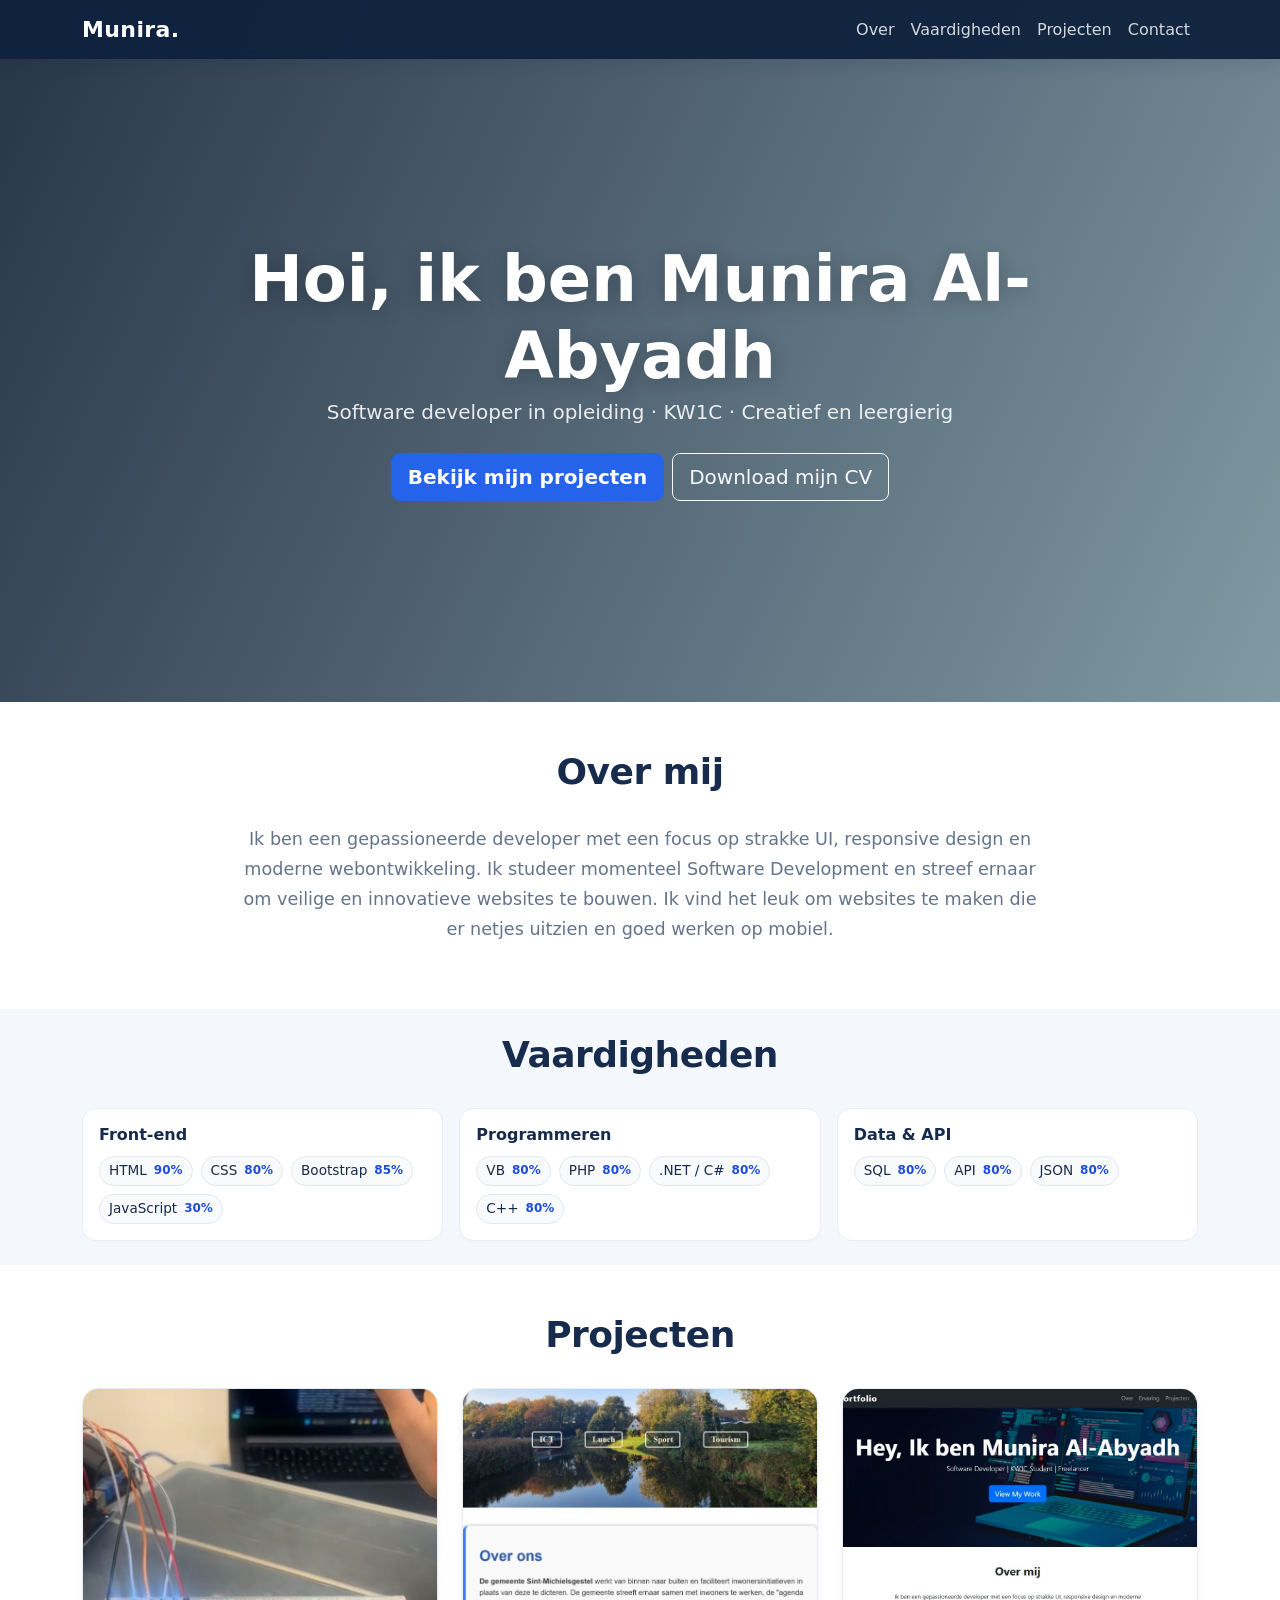
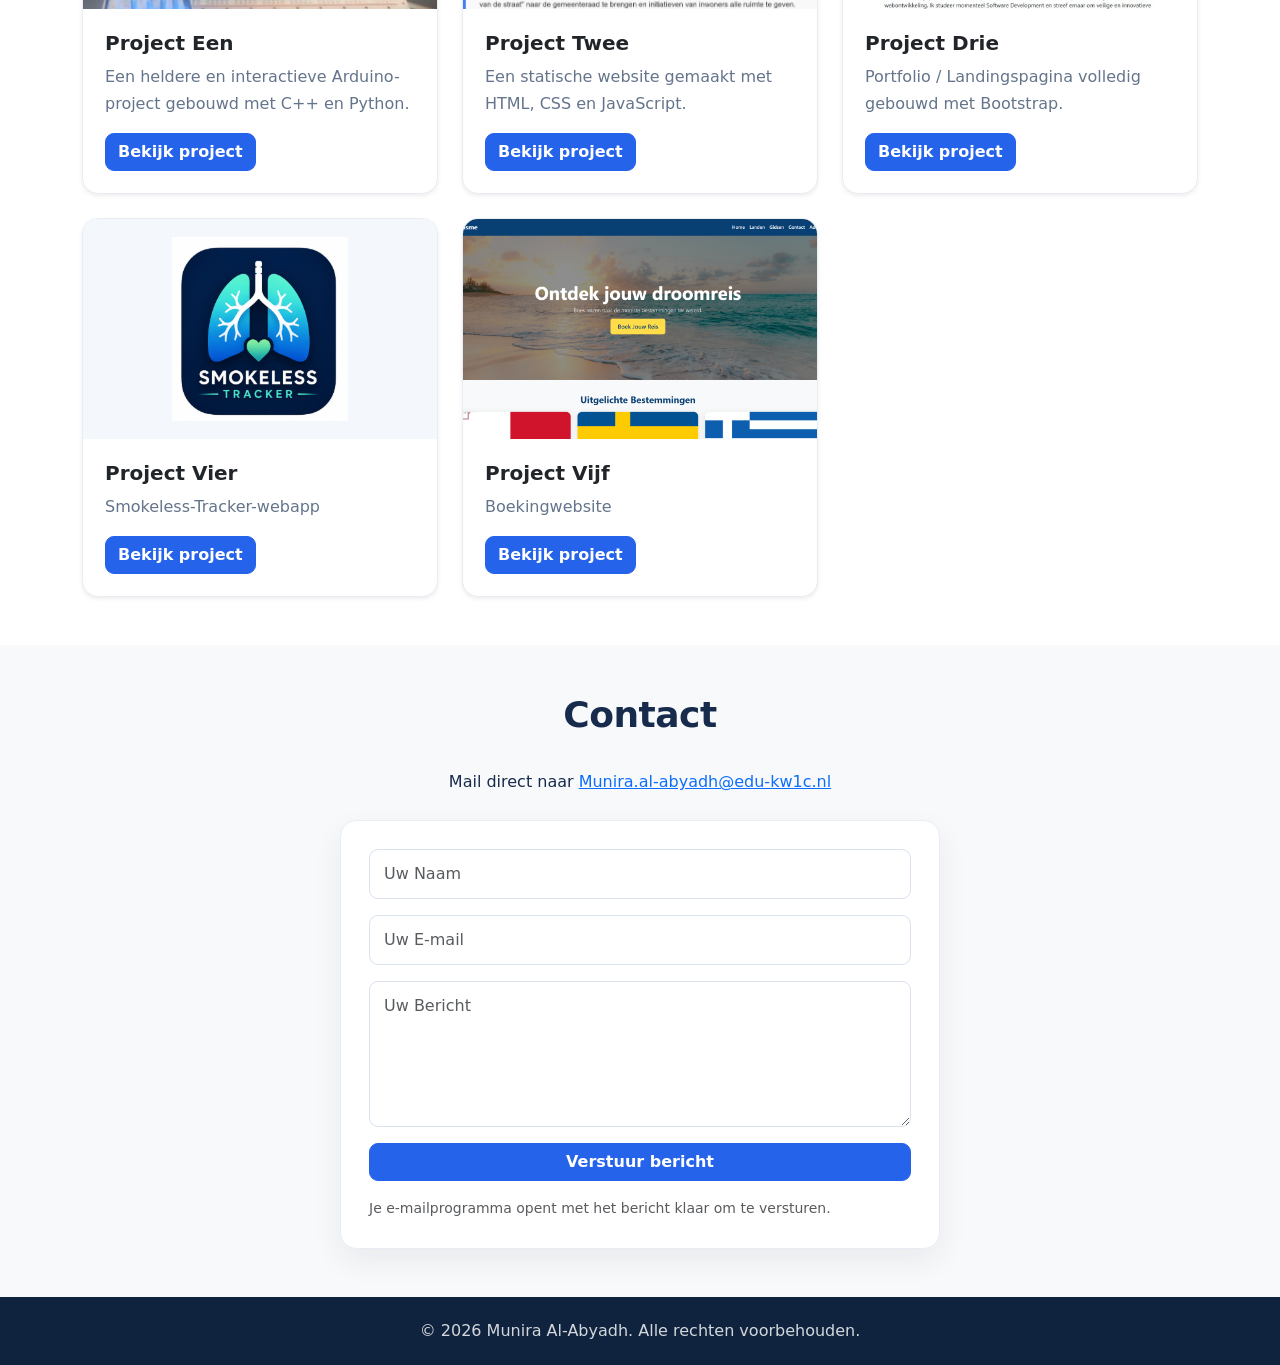
<file: index.html>
<!DOCTYPE html>
<html lang="nl">
<head>
    <meta charset="UTF-8">
    <meta name="viewport" content="width=device-width, initial-scale=1.0">
    <title>Munira Al-Abyadh | Portfolio</title>
    
    <!-- Bootstrap CSS-->
    <link href="https://cdn.jsdelivr.net/npm/bootstrap@5.3.8/dist/css/bootstrap.min.css" rel="stylesheet">
    
    <style>
        :root {
            --ink: #172b4d;
            --muted: #64748b;
            --blue: #2563eb;
            --teal: #14b8a6;
            --soft-bg: #f4f7fb;
        }
        html {
            scroll-behavior: smooth;
            scroll-padding-top: 76px;
        }
        body {
            color: var(--ink);
            background: #fff;
            font-family: system-ui, -apple-system, "Segoe UI", sans-serif;
            line-height: 1.7;
        }
        header {
            min-height: clamp(520px, 78vh, 760px);
            padding: 100px 1.25rem 60px;
            color: #fff;
            background:
                linear-gradient(115deg, rgba(10, 25, 48, .88), rgba(11, 60, 78, .52)),
                url('https://t3.ftcdn.net/jpg/04/57/93/78/360_F_457937822_6guyVRMr4cCdCr36zPg7Er7WRaf0FbSn.jpg') center/cover no-repeat;
        }
        header h1 {
            max-width: 900px;
            margin: 0 auto;
            text-shadow: 0 3px 20px rgba(0, 0, 0, .22);
        }
        header .lead {
            color: rgba(255, 255, 255, .88);
        }
        .hero-actions .btn {
            min-width: 190px;
        }
        .navbar {
            background: rgba(15, 35, 62, .96) !important;
            box-shadow: 0 4px 18px rgba(15, 35, 62, .15);
            backdrop-filter: blur(12px);
        }
        .my-brand {
            font-weight: bold;
            letter-spacing: .4px;
            font-size: 22px;
            color: #fff;
            text-decoration: none;
        }
        .navbar .nav-link {
            color: rgba(255, 255, 255, .82);
            font-weight: 500;
            transition: color .2s ease;
        }
        .navbar .nav-link:hover,
        .navbar .nav-link:focus {
            color: #5eead4;
        }
        .section-title {
            font-weight: bold;
            font-size: clamp(28px, 4vw, 36px);
            margin-bottom: 32px;
            text-align: center;
            letter-spacing: -.5px;
        }
        #about p {
            max-width: 760px;
            color: var(--muted);
            font-size: 1.1rem;
        }
        #skills {
            background: var(--soft-bg) !important;
        }
        .skill-group {
            height: 100%;
            padding: 16px;
            border: 1px solid #e8edf4;
            border-radius: 14px;
            background: #fff;
        }
        .skill-group h3 {
            margin-bottom: 12px;
            font-size: 1rem;
            font-weight: 700;
        }
        .skill-tags {
            display: flex;
            flex-wrap: wrap;
            gap: 8px;
        }
        .skill-tag {
            display: inline-flex;
            align-items: center;
            gap: 7px;
            padding: 5px 9px;
            border: 1px solid #e2e8f0;
            border-radius: 999px;
            background: #f8fafc;
            font-size: .85rem;
            line-height: 1.3;
        }
        .skill-tag strong {
            color: #1d4ed8;
            font-size: .75rem;
        }
        .project-card {
            height: 100%;
            overflow: hidden;
            border: 1px solid #e8edf4;
            border-radius: 16px;
            transition: transform .22s ease, box-shadow .22s ease;
        }
        .project-card:hover {
            transform: translateY(-6px);
            box-shadow: 0 16px 32px rgba(23, 43, 77, .12) !important;
        }
        .project-image {
            width: 100%;
            height: 220px;
            object-fit: cover;
            background: var(--soft-bg);
        }
        .project-logo {
            object-fit: contain;
            padding: 18px;
        }
        .project-card .card-body {
            display: flex;
            flex-direction: column;
            align-items: flex-start;
            padding: 22px;
        }
        .project-card .card-title {
            font-weight: 700;
        }
        .project-card .card-text {
            color: var(--muted);
        }
        .btn-primary {
            border-color: var(--blue);
            border-radius: 9px;
            background: var(--blue);
            font-weight: 600;
        }
        .btn-primary:hover,
        .btn-primary:focus {
            border-color: #1d4ed8;
            background: #1d4ed8;
        }
        .contact-form {
            padding: 28px;
            border: 1px solid #e8edf4;
            border-radius: 16px;
            background: #fff;
            box-shadow: 0 12px 30px rgba(23, 43, 77, .07);
        }
        .contact-form .form-control {
            padding: 12px 14px;
            border-color: #dbe3ee;
            border-radius: 9px;
        }
        .contact-form .form-control:focus {
            border-color: var(--blue);
            box-shadow: 0 0 0 .2rem rgba(37, 99, 235, .14);
        }
        footer {
            background: #0f233e;
            color: rgba(255, 255, 255, .82);
            padding: 20px 0;
        }
        footer p {
            margin: 0;
        }
        @media (prefers-reduced-motion: reduce) {
            html {
                scroll-behavior: auto;
            }
            *,
            *::before,
            *::after {
                transition-duration: .01ms !important;
            }
        }
    </style>
</head>

<body>

<!-- Navbar -->
<!-- navbar-expand-lg: uitklappen op grote schermen en inklappen tot een hamburger-menu op kleinere schermen -->
<nav class="navbar navbar-expand-lg navbar-dark bg-dark fixed-top">
    <div class="container"> <!-- Layout-container: blijft binnen de container -->
        <a class="my-brand" href="#top">Munira.</a>
        <button class="navbar-toggler" type="button" data-bs-toggle="collapse" data-bs-target="#navMenu" aria-controls="navMenu" aria-expanded="false" aria-label="Navigatie openen of sluiten"> <!--Hamburger button en zorg dat het blijft in de navbar-->
            <span class="navbar-toggler-icon"></span>
        </button>
        
        <div class="collapse navbar-collapse" id="navMenu"> <!-- nodig voor een responsief menu; ms-auto duwt het menu naar rechts -->
            <ul class="navbar-nav ms-auto">
                 <!--needed for menu links-->
                <li class="nav-item"><a class="nav-link" href="#about">Over</a></li>
                <li class="nav-item"><a class="nav-link" href="#skills">Vaardigheden</a></li>
                <li class="nav-item"><a class="nav-link" href="#projects">Projecten</a></li>
                <li class="nav-item"><a class="nav-link" href="#contact">Contact</a></li>
            </ul>
        </div>
    </div>
</nav>

<!-- Header -->     <!-- https://getbootstrap.com/docs/5.3/utilities/flex/-->
                    <!--https://getbootstrap.com/docs/5.3/utilities/text/-->  <!--https://getbootstrap.com/docs/5.3/content/typography/   display-3-->
<header id="top" class="d-flex align-items-center justify-content-center text-center">
    <div>
        <h1 class="display-3 fw-bold">Hoi, ik ben Munira Al-Abyadh</h1>
        <p class="lead">Software developer in opleiding · KW1C · Creatief en leergierig</p>
        <div class="hero-actions d-flex flex-column flex-sm-row justify-content-center gap-2 mt-4">
            <a href="#projects" class="btn btn-primary btn-lg">Bekijk mijn projecten</a>
            <a href="./Munira-Al-Abyadh-CV.pdf" class="btn btn-outline-light btn-lg" download>Download mijn CV</a>
        </div>
    </div>
</header>

<!-- About Section -->
<section id="about" class="container py-5">
    <h2 class="section-title">Over mij</h2>
    <p class="text-center mx-auto" style="max-width: 800px;">  <!--(Strakke UI) betekent een (clean)en overzichtelijke gebruikersinterface-->
        Ik ben een gepassioneerde developer met een focus op strakke UI, responsive design en moderne webontwikkeling.
        Ik studeer momenteel Software Development en streef ernaar om veilige en innovatieve websites te bouwen.
        Ik vind het leuk om websites te maken die er netjes uitzien en goed werken op mobiel.

    </p>
</section>

<!-- Skills -->
<section id="skills" class="bg-light py-4">
    <div class="container">
        <h2 class="section-title">Vaardigheden</h2>
        <div class="row g-3">
            <div class="col-12 col-md-4">
                <div class="skill-group">
                    <h3>Front-end</h3>
                    <div class="skill-tags">
                        <span class="skill-tag">HTML <strong>90%</strong></span>
                        <span class="skill-tag">CSS <strong>80%</strong></span>
                        <span class="skill-tag">Bootstrap <strong>85%</strong></span>
                        <span class="skill-tag">JavaScript <strong>30%</strong></span>
                    </div>
                </div>
            </div>
            <div class="col-12 col-md-4">
                <div class="skill-group">
                    <h3>Programmeren</h3>
                    <div class="skill-tags">
                        <span class="skill-tag">VB <strong>80%</strong></span>
                        <span class="skill-tag">PHP <strong>80%</strong></span>
                        <span class="skill-tag">.NET / C# <strong>80%</strong></span>
                        <span class="skill-tag">C++ <strong>80%</strong></span>
                    </div>
                </div>
            </div>
            <div class="col-12 col-md-4">
                <div class="skill-group">
                    <h3>Data &amp; API</h3>
                    <div class="skill-tags">
                        <span class="skill-tag">SQL <strong>80%</strong></span>
                        <span class="skill-tag">API <strong>80%</strong></span>
                        <span class="skill-tag">JSON <strong>80%</strong></span>
                    </div>
                </div>
            </div>
        </div>
    </div>
</section>

<!-- Projects -->
<section id="projects" class="container py-5">
    <h2 class="section-title">Projecten</h2>

    <div class="row g-4">
          <!-- Project Card 1 -->
        <div class="col-12 col-md-6 col-lg-4">   <!--van me-->
            <div class="card shadow-sm project-card">
                 <img src="./fotos/2026-01-22 (5).png" class="card-img-top project-image" alt="Arduino-project">
                <div class="card-body">
                    <h5 class="card-title">Project Een</h5>
                    <p class="card-text">Een heldere en interactieve Arduino-project gebouwd met C++ en Python.</p>
                    <a href="./video/WhatsApp Video 2026-01-21 at 13.50.30.mp4" class="btn btn-primary mt-auto" target="_blank">Bekijk project</a>
                </div>
            </div>
        </div>

        <!-- Project Card 2 -->
        <div class="col-12 col-md-6 col-lg-4">
            <div class="card shadow-sm project-card">
                <img src="./fotos/WhatsApp Image 2026-01-21 at 14.02.25.jpeg" class="card-img-top project-image" alt="Websiteproject">
                <div class="card-body">
                    <h5 class="card-title">Project Twee</h5>
                    <p class="card-text">Een statische website gemaakt met HTML, CSS en JavaScript.</p>
                    <a href="./project2/project/index.htm" class="btn btn-primary mt-auto" target="_blank">Bekijk project</a>
                </div>
            </div>
        </div>
          <!-- Project Card 3 -->
        <div class="col-12 col-md-6 col-lg-4">
            <div class="card shadow-sm project-card">
                <img src="./fotos/e65d6182-b8c8-4ff5-8f79-28d7ca5678cd.jpg" class="card-img-top project-image" alt="Portfolio- en landingspagina">
                <div class="card-body">
                    <h5 class="card-title">Project Drie</h5>
                    <p class="card-text">Portfolio / Landingspagina volledig gebouwd met Bootstrap.</p>
                    <a href="#" class="btn btn-primary mt-auto" target="_blank">Bekijk project</a>
                </div>
            </div>
        </div>

           <!-- Project Card 4 -->
        <div class="col-12 col-md-6 col-lg-4">
            <div class="card shadow-sm project-card">
                <img src="./fotos/smokeless-tracker.png" class="card-img-top project-image project-logo" alt="Smokeless Tracker-logo">
                <div class="card-body">
                    <h5 class="card-title">Project Vier</h5>
                    <p class="card-text">Smokeless-Tracker-webapp</p>
                    <a href="https://munira-al-abyadh.github.io/Smokeless-Tracker/" class="btn btn-primary mt-auto" target="_blank">Bekijk project</a>
                </div>
            </div>
        </div>

         <!-- Project Card 5 -->
        <div class="col-12 col-md-6 col-lg-4">
            <div class="card shadow-sm project-card">
                <img src="./fotos/project4.png" class="card-img-top project-image" alt="Screenshot van de boekingswebsite">
                <div class="card-body">
                    <h5 class="card-title">Project Vijf</h5>
                    <p class="card-text">Boekingwebsite</p>
                    <a href="https://boeking.infinityfreeapp.com/?i=1" class="btn btn-primary mt-auto" target="_blank">Bekijk project</a>
                </div>
            </div>
        </div>
    </div>
</section>



<!-- Contact -->
<section id="contact" class="bg-light py-5">
    <div class="container">
        <h2 class="section-title">Contact</h2>
        <p class="text-center mb-4">Mail direct naar <a href="mailto:Munira.al-abyadh@edu-kw1c.nl">Munira.al-abyadh@edu-kw1c.nl</a></p>

        <form id="contactForm" class="mx-auto contact-form" style="max-width: 600px;">
            <label class="visually-hidden" for="contactName">Uw naam</label>
            <input id="contactName" class="form-control mb-3" name="name" type="text" placeholder="Uw Naam" autocomplete="name" required>
            <label class="visually-hidden" for="contactEmail">Uw e-mailadres</label>
            <input id="contactEmail" class="form-control mb-3" name="email" type="email" placeholder="Uw E-mail" autocomplete="email" required>
            <label class="visually-hidden" for="contactMessage">Uw bericht</label>
            <textarea id="contactMessage" class="form-control mb-3" name="message" rows="5" placeholder="Uw Bericht" required></textarea>
            <button class="btn btn-primary w-100" type="submit">Verstuur bericht</button>
            <p class="small text-muted mt-3 mb-0">Je e-mailprogramma opent met het bericht klaar om te versturen.</p>
        </form>

    </div>
</section>

<!-- Footer -->
<footer class="text-center">
    <p>&copy; 2026 Munira Al-Abyadh. Alle rechten voorbehouden.</p>
</footer>

<!--Bootstrap JS-->
<script src="https://cdn.jsdelivr.net/npm/bootstrap@5.3.3/dist/js/bootstrap.bundle.min.js"></script>
<!-- Mijn eigen script-->
<script src="./java/main.js"></script>
</body>
</html>
</file>
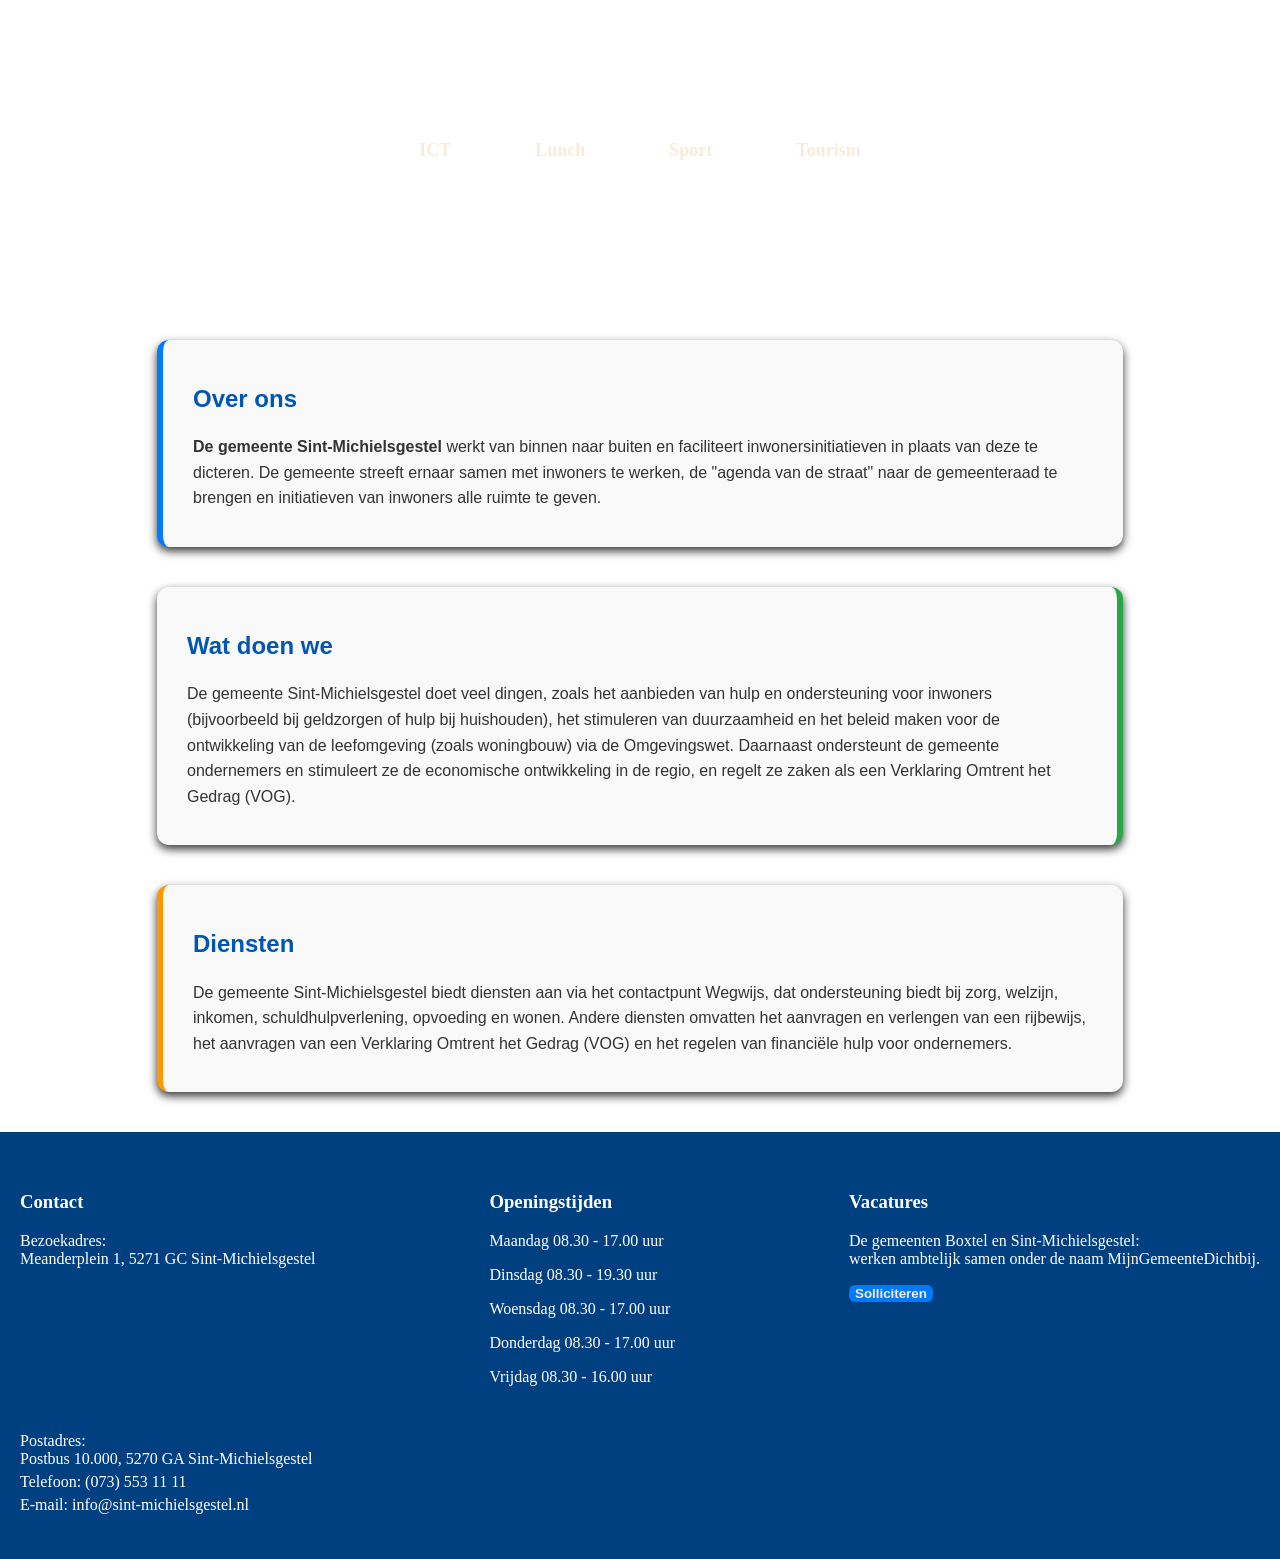
<file: project2/project/index.htm>
<!DOCTYPE html>  
<html lang="en">
<head>
    <meta charset="UTF-8">
    <meta name="viewport" content="width=device-width, initial-scale=1.0">
    <title>Sint-Michielsgestel.nl</title>
        <link href="stylesheet/style.css" rel="stylesheet">
        <script src="../project/stylesheet/home.js" defer></script>
      
</head>
<body>
   
    <!--header met de hoofdmenu en andere paginas -->
    <header> 
        <nav>
            <!--Naam met de link voor de andere 5 paginas-->
            <ul>
                <li class="menu-iteam">
                    <a href="pages/ICT.htm">ICT</a>
                </li>
                <li class="menu-iteam">
                    <a href="pages/Lunch.htm">Lunch</a>
                </li>
                <li class="menu-iteam">
                    <a href="pages/Sport.htm">Sport</a>
                </li>
                <li class="menu-iteam">
                    <a href="pages/Tourism.htm">Tourism</a>
                </li>
            </ul>
        </nav>
    </header>
   
    <main>   
        <!--informatie over de gemeente-->
        <section id="about">
            
            <h1>
                Over ons
            </h1>
            <p>
                <strong>De gemeente Sint-Michielsgestel</strong> werkt van binnen naar buiten en faciliteert
                inwonersinitiatieven in plaats van deze te dicteren. De gemeente streeft ernaar samen met inwoners te werken,
                de "agenda van de straat" naar de gemeenteraad te brengen en initiatieven van inwoners alle ruimte te geven.
            </p>
        </section>
        <section id="information">
            <h2>
                Wat doen we
            </h2>
            <p>
                De gemeente Sint-Michielsgestel doet veel dingen, zoals het aanbieden van hulp en ondersteuning voor inwoners (bijvoorbeeld bij geldzorgen of hulp bij huishouden), het stimuleren van duurzaamheid en het beleid maken voor de ontwikkeling van de leefomgeving
                (zoals woningbouw) via de Omgevingswet. Daarnaast ondersteunt de gemeente ondernemers en stimuleert ze de economische ontwikkeling in de regio, en regelt ze zaken als een Verklaring Omtrent het Gedrag (VOG). 
            </p>
        </section>
        <section id="service">
            <h2>
                Diensten
            </h2>
            <p>
                De gemeente Sint-Michielsgestel biedt diensten aan via het contactpunt Wegwijs, dat ondersteuning biedt bij zorg, welzijn, inkomen, schuldhulpverlening, opvoeding en wonen. Andere diensten omvatten het aanvragen
                en verlengen van een rijbewijs, het aanvragen van een Verklaring Omtrent het Gedrag (VOG) en het regelen van financiële hulp voor ondernemers.
            </p>
        </section>
    </main>
    <footer>
        <nav class="contains">
            <!--Locatie + Kaart-->
            <nav class="footer-section">
                <h3>
                    Contact
                </h3>
                <p>
                    Bezoekadres:<br> Meanderplein 1, 5271 GC Sint-Michielsgestel
                </p>
                <iframe src="https://maps.google.com/maps?width=100%25&amp;height=600&amp;hl=en&amp;q=Meanderplein%201,%205271%20GC%20Sint-Michielsgestel+(Gementee%20Sint-Michielsgestel)&amp;t=&amp;z=14&amp;ie=UTF8&amp;iwloc=B&amp;output=embed" width="250" height="150" style="border:0;" allowfullscreen="" loading="lazy">
                </iframe>
                <p>
                    Postadres:<br> Postbus 10.000, 5270 GA Sint-Michielsgestel
                </p>
                <p>
                    Telefoon: (073) 553 11 11
                </p>
                <p>
                    E-mail: info@sint-michielsgestel.nl
                </p>
                </nav>
                <nav claass="footer-section">
                <h3>
                    Openingstijden
                </h3>
                <p>
                    Maandag 08.30 - 17.00 uur
                </p>
                <p>
                    Dinsdag 08.30 - 19.30 uur
                </p>
                <p>
                    Woensdag 08.30 - 17.00 uur
                </p>
                <p>
                    Donderdag 08.30 - 17.00 uur
                </p>
                <p>
                    Vrijdag 08.30 - 16.00 uur
                </p>
                </nav>
                <nav claass="footer-section">
                <h3>
                    Vacatures
                </h3>
                <p>
                    De gemeenten Boxtel en Sint-Michielsgestel:<br> werken ambtelijk samen onder de naam MijnGemeenteDichtbij.
                </p>
                <p>
                    <a href="https://www.werkenbijmgd.nl/vacatures"target="_blank" rel="noopener"> 
                        <button class="vacatures-button">Solliciteren</button>
                    </a> 
                </p>
                </nav>
                

    </footer>
</body>
</html>
</file>
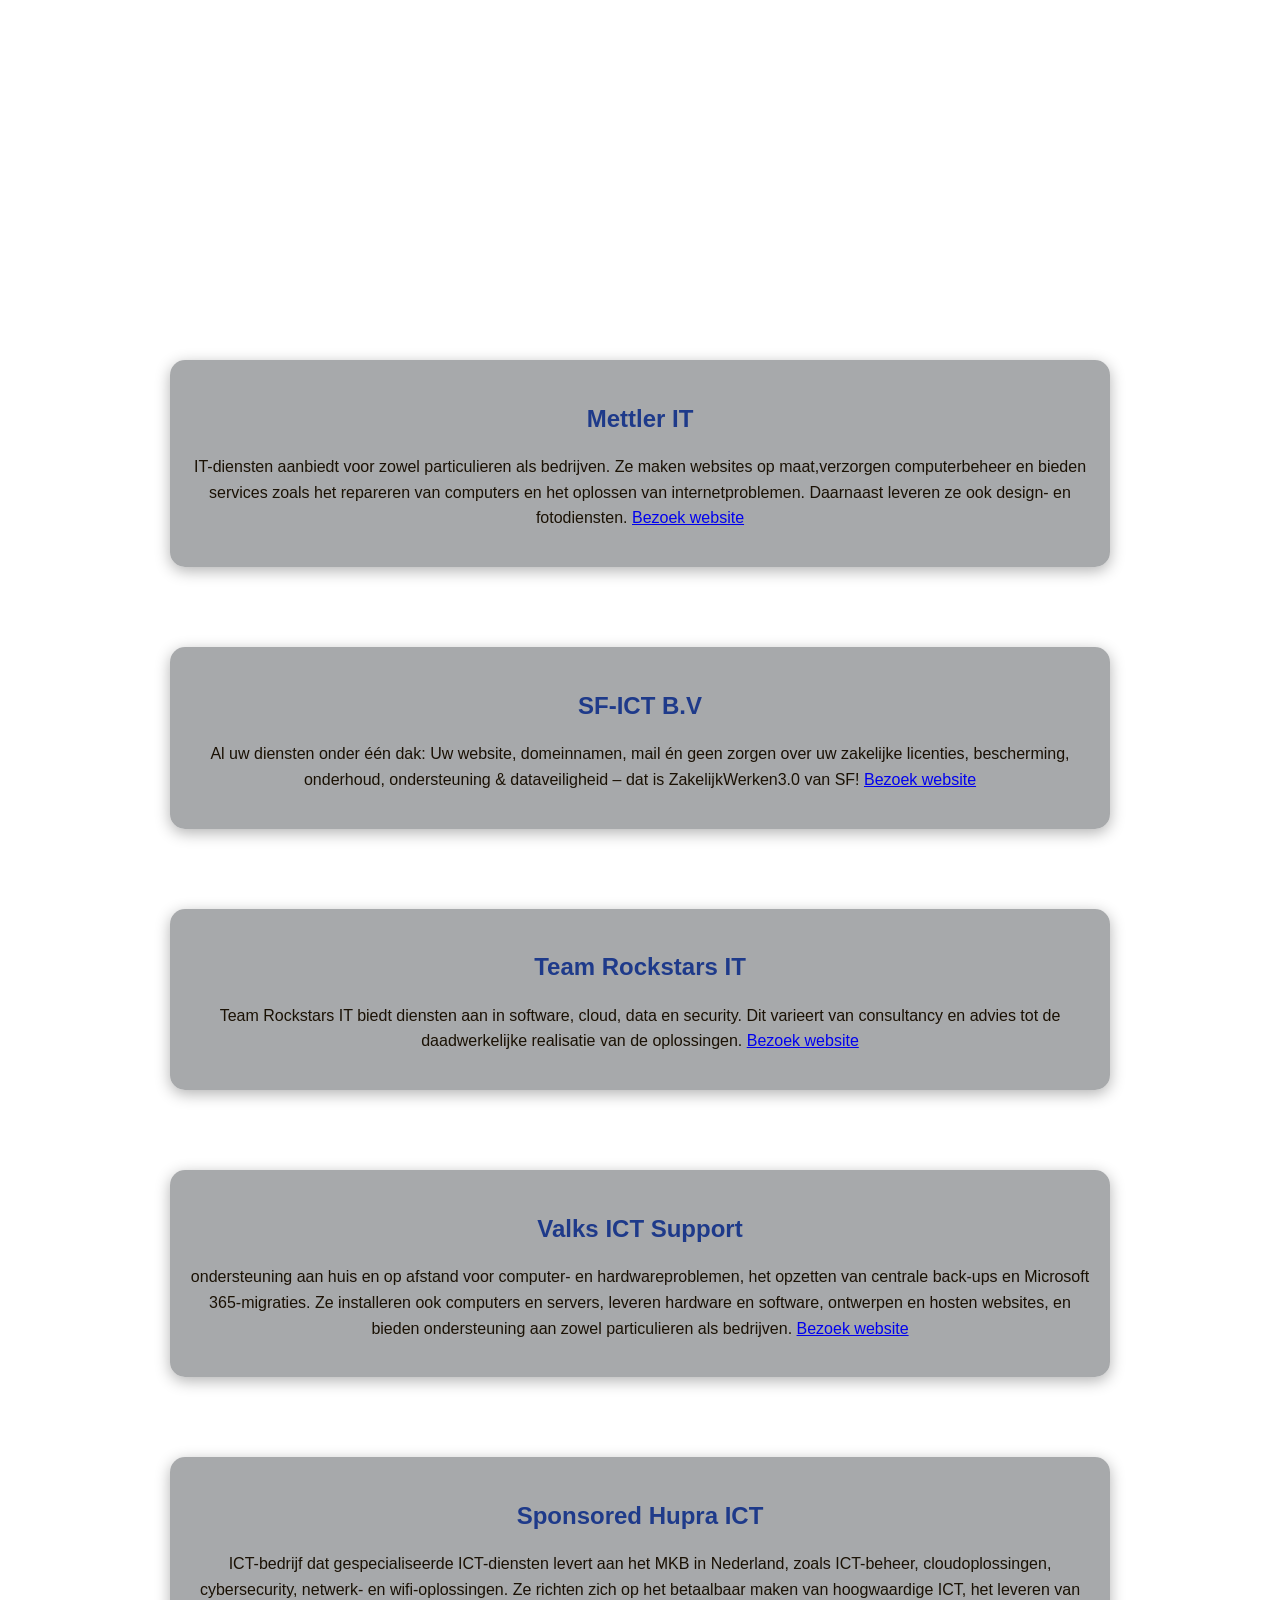
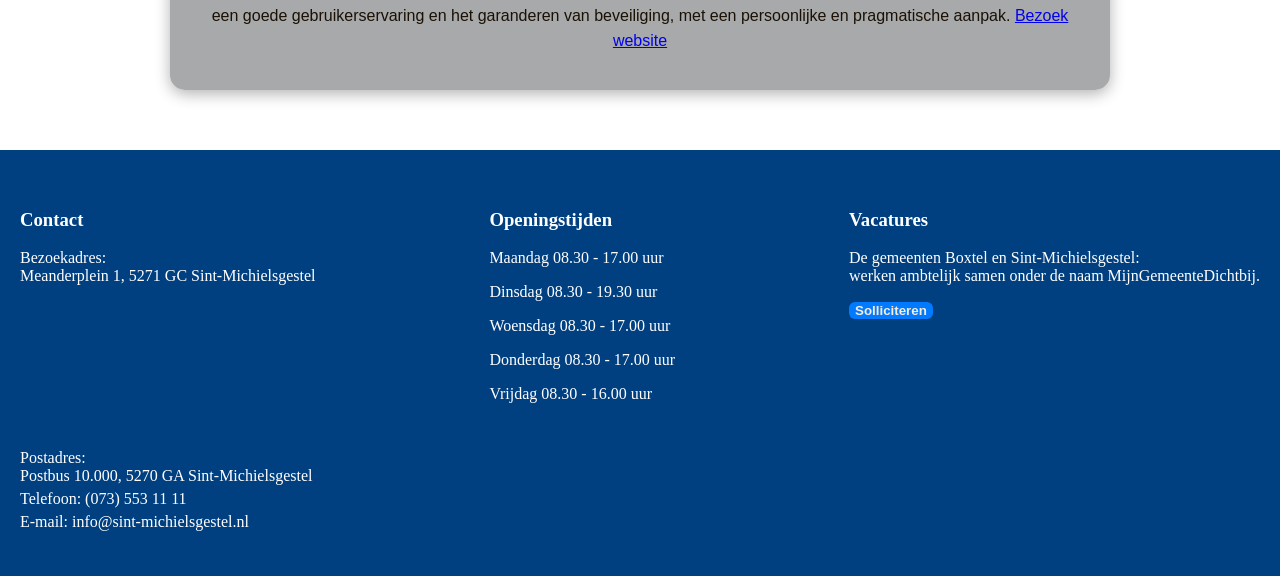
<file: project2/project/pages/ICT.htm>
<!DOCTYPE html>
<html lang="en">
<head>
    <meta charset="UTF-8">
    <meta name="viewport" content="width=device-width, initial-scale=1.0">
    <title>ICT-Bedrijven</title>
    <link rel="stylesheet" href="../stylesheet/style.css">
    <link href="../stylesheet/styleict.css" rel="stylesheet">
    <script src="../stylesheet/Ict.js" defer></script>
</head>
<body>
      <a href="../Sint-Michielsgestel.htm"></a>
      <nav class="bcvideo">
        <!--heir heb ik een video toegevogt als een achterground  in header-->
      <video autoplay muted loop class="lay" src="../backgroundvideo.mp4"></video>
      <header>
        <h1>
            5-ICT Bedrijven in Sint-Michielsgestel
        <h1>
      </header>
      </nav>
      <nav id="bericht"></nav> <!--voor js-->
      <main>
        
        <section class="company">
            <h2>
                <strong>Mettler IT</strong>
            </h2>
            <p>
                 IT-diensten aanbiedt voor zowel particulieren als bedrijven. Ze maken websites op maat,verzorgen 
                 computerbeheer en bieden services zoals het repareren van computers en het oplossen van
                 internetproblemen. Daarnaast leveren ze ook design- en fotodiensten. 
                <a href="https://mettler-it.nl/#over-ons"target="_blank">Bezoek website</a>
            </p>
        </section>
        <section class="company">
            <h2>
                 <strong>SF-ICT B.V</strong>
            </h2>
            <p>
                Al uw diensten onder één dak: Uw website, domeinnamen, mail én geen zorgen over uw zakelijke licenties,
                bescherming, onderhoud, ondersteuning & dataveiligheid – dat is ZakelijkWerken3.0 van SF!
                <a href="https://www.sf-ict.nl/"target="_blank">Bezoek website</a>
            </p>
        </section>
        <section class="company">
            <h2>
                <strong>Team Rockstars IT</strong>
            </h2>
            <p>
                Team Rockstars IT biedt diensten aan in software, cloud, data en security. Dit varieert van consultancy
                en advies tot de daadwerkelijke realisatie van de oplossingen. 
                <a href="https://www.teamrockstars.nl/" targer="_blank">Bezoek website</a>
            </p>
        </section>
        <section class="company">
            <h2>
                <strong>Valks ICT Support</strong>
            </h2>
            <p>
                ondersteuning aan huis en op afstand voor computer- en hardwareproblemen, het opzetten van centrale
                back-ups en Microsoft 365-migraties. Ze installeren ook computers en servers, leveren hardware en 
                software, ontwerpen en hosten websites, en bieden ondersteuning aan zowel particulieren als bedrijven.
                <a href="https://valksictsupport.nl/" target="_blank">Bezoek website</a>
            </p>
        </section>
        <section class="company">
            <h1>
                <strong>Sponsored Hupra ICT</strong>
            </h1>
            <p>
                 ICT-bedrijf dat gespecialiseerde ICT-diensten levert aan het MKB in Nederland, zoals ICT-beheer,
                 cloudoplossingen, cybersecurity, netwerk- en wifi-oplossingen. Ze richten zich op het betaalbaar
                 maken van hoogwaardige ICT, het leveren van een goede gebruikerservaring en het garanderen van 
                 beveiliging, met een persoonlijke en pragmatische aanpak. 
                <a href="https://www.hupra.nl/" target="_blank">Bezoek website</a>
            </p>
        </section>

      </main>
      <footer>
        <nav class="contains">
            <!--Locatie + Kaart-->
            <nav class="footer-section">
                <h3>
                    Contact
                </h3>
                <p>
                    Bezoekadres:<br> Meanderplein 1, 5271 GC Sint-Michielsgestel
                </p>
                <!--heir heb ik de iframe gebruikt om de gooegle map te vogen-->
                <iframe src="https://maps.google.com/maps?width=100%25&amp;height=600&amp;hl=en&amp;q=Meanderplein%201,%205271%20GC%20Sint-Michielsgestel+(Gementee%20Sint-Michielsgestel)&amp;t=&amp;z=14&amp;ie=UTF8&amp;iwloc=B&amp;output=embed" width="250" height="150" style="border:0;" allowfullscreen="" loading="lazy">
                </iframe>
                <p>
                    Postadres:<br> Postbus 10.000, 5270 GA Sint-Michielsgestel
                </p>
                <p>
                    Telefoon: (073) 553 11 11
                </p>
                <p>
                    E-mail: info@sint-michielsgestel.nl
                </p>
                </nav>
                <nav claass="footer-section">
                <h3>
                    Openingstijden
                </h3>
                <p>
                    Maandag 08.30 - 17.00 uur
                </p>
                <p>
                    Dinsdag 08.30 - 19.30 uur
                </p>
                <p>
                    Woensdag 08.30 - 17.00 uur
                </p>
                <p>
                    Donderdag 08.30 - 17.00 uur
                </p>
                <p>
                    Vrijdag 08.30 - 16.00 uur
                </p>
                </nav>
                <nav claass="footer-section">
                <h3>
                    Vacatures
                </h3>
                <p>
                    De gemeenten Boxtel en Sint-Michielsgestel:<br> werken ambtelijk samen onder de naam MijnGemeenteDichtbij.
                </p>
                <p>
                    <!--heir heb ik de vacatures link toegevoged-->
                    <a href="https://www.werkenbijmgd.nl/vacatures"target="_blank" rel="noopener"> 
                        <button class="vacatures-button">Solliciteren</button>
                    </a> 
                </p>
                </nav>

    </footer>
    </body>

</html>
</file>
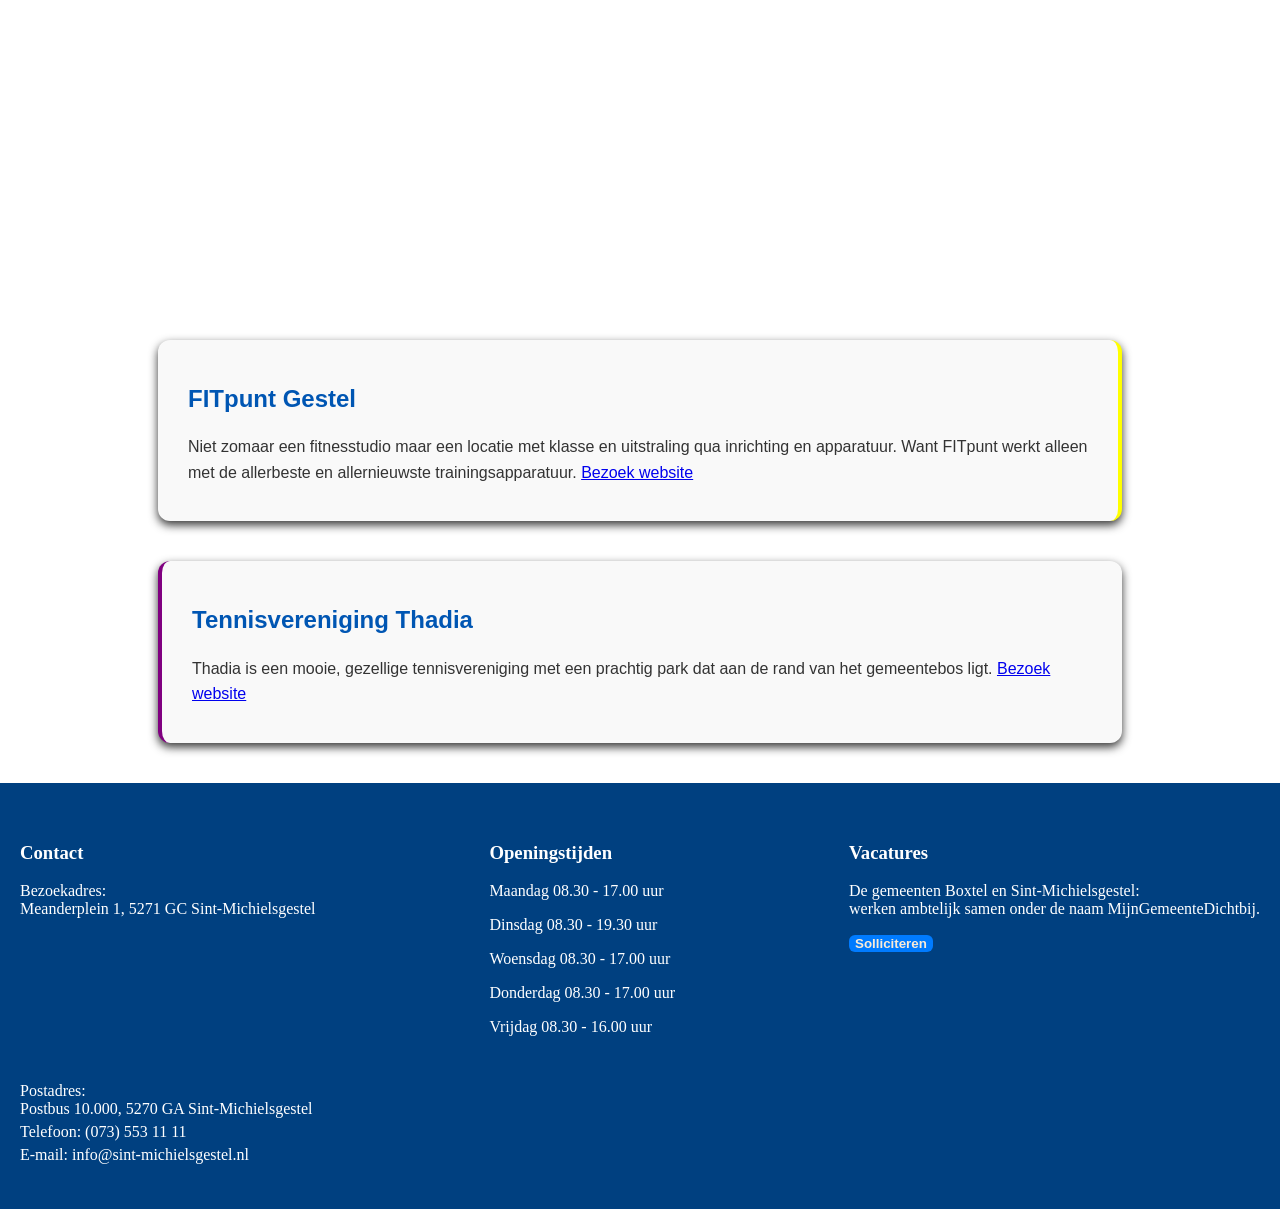
<file: project2/project/pages/Sport.htm>
<!DOCTYPE html>
<html lang="en">
<head>
    <meta charset="UTF-8">
    <meta name="viewport" content="width=device-width, initial-scale=1.0">
    <title>Sport</title>
    <link href="../stylesheet/style.css" rel="stylesheet">
</head>
<body id="bdy">
    <!--informatie over paar sport plekken in de buurt vn het gemeente -->
    <a href="../Sint-Michielsgestel.htm"></a>
    <header id="img-header">
        <h1>
            Sportief Gestel
        </h1>
    </header>
    <main>
        <section id="lut">
            <h2>
                FITpunt Gestel
            </h2>
            <p>
                Niet zomaar een fitnesstudio maar een locatie met klasse en uitstraling qua inrichting en apparatuur.
                Want FITpunt werkt alleen met de allerbeste en allernieuwste trainingsapparatuur.
                <a href="https://fitpuntgestel.nl/" target="_blank">Bezoek website</a>
            </p>
        </section>
        <section id="but-">
            <h2>
                Tennisvereniging Thadia
            </h2>
            <p>
                Thadia is een mooie, gezellige tennisvereniging met een prachtig park dat aan de rand van het gemeentebos ligt.
                <a href="https://www.thadia.nl/" target="_blank">Bezoek website</a>
            </p>
        </section>   

    </main>
     <footer>
        <nav class="contains">
            <!--Locatie + Kaart-->
            <nav class="footer-section">
                <h3>
                    Contact
                </h3>
                <p>
                    Bezoekadres:<br> Meanderplein 1, 5271 GC Sint-Michielsgestel
                </p>
                <iframe src="https://maps.google.com/maps?width=100%25&amp;height=600&amp;hl=en&amp;q=Meanderplein%201,%205271%20GC%20Sint-Michielsgestel+(Gementee%20Sint-Michielsgestel)&amp;t=&amp;z=14&amp;ie=UTF8&amp;iwloc=B&amp;output=embed" width="250" height="150" style="border:0;" allowfullscreen="" loading="lazy">
                </iframe>
                <p>
                    Postadres:<br> Postbus 10.000, 5270 GA Sint-Michielsgestel
                </p>
                <p>
                    Telefoon: (073) 553 11 11
                </p>
                <p>
                    E-mail: info@sint-michielsgestel.nl
                </p>
                </nav>
                <nav claass="footer-section">
                <h3>
                    Openingstijden
                </h3>
                <p>
                    Maandag 08.30 - 17.00 uur
                </p>
                <p>
                    Dinsdag 08.30 - 19.30 uur
                </p>
                <p>
                    Woensdag 08.30 - 17.00 uur
                </p>
                <p>
                    Donderdag 08.30 - 17.00 uur
                </p>
                <p>
                    Vrijdag 08.30 - 16.00 uur
                </p>
                </nav>
                <nav claass="footer-section">
                <h3>
                    Vacatures
                </h3>
                <p>
                    De gemeenten Boxtel en Sint-Michielsgestel:<br> werken ambtelijk samen onder de naam MijnGemeenteDichtbij.
                </p>
                <p>
                    <a href="https://www.werkenbijmgd.nl/vacatures"target="_blank" rel="noopener"> 
                        <button class="vacatures-button">Solliciteren</button>
                    </a> 
                </p>
                </nav>

    </footer>
</body>
</html>
</file>
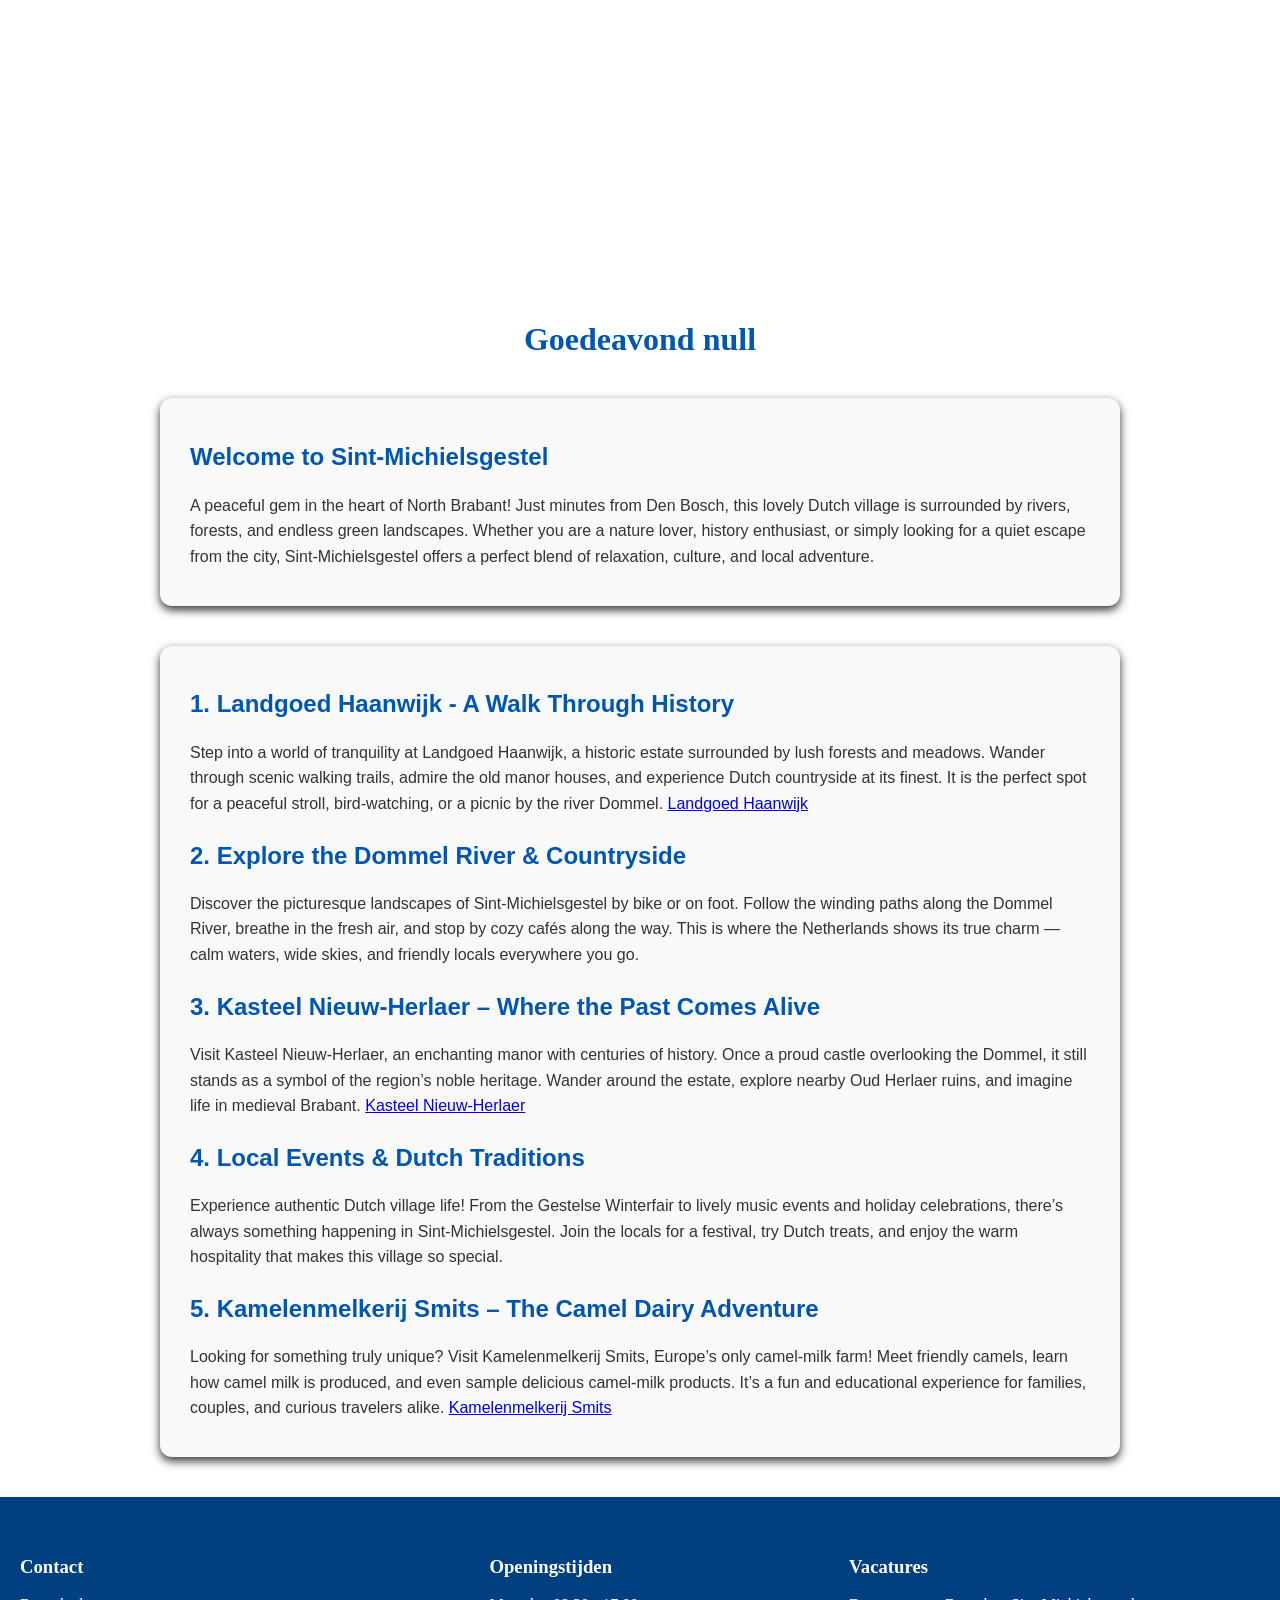
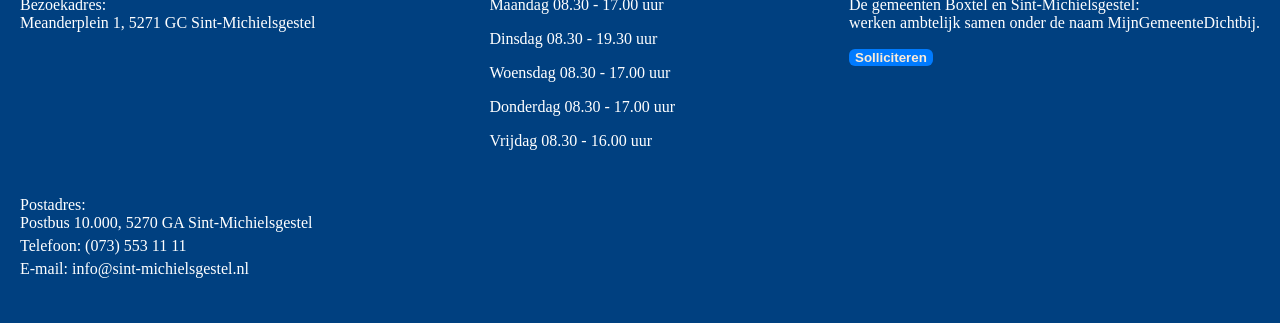
<file: project2/project/pages/Tourism.htm>
<!DOCTYPE html>
<html lang="en">
<head>
    <meta charset="UTF-8">
    <meta name="viewport" content="width=device-width, initial-scale=1.0">
    <title>Tourism</title>
    <link href="../stylesheet/style.css" rel="stylesheet">
    <script src="../stylesheet/tourism.js" defer></script>
    
</head>
<body >
    <!--informations about tourism in Sint-Michielsgestel and around-->
   <a href="../Sint-Michielsgestel.htm"></a>
   <header >
        <h1>Discover the Hidden Charm of Sint-Michielsgestel</h1>
   </header>
   <main>
    <h1 id="begroeting"></h1> <!--voor jv-->
    <section>
        <h1 id="begeroteing">
            Welcome to Sint-Michielsgestel
        </h1>
        <p >
            A peaceful gem in the heart of North Brabant! Just minutes from Den Bosch, this lovely Dutch village is surrounded by rivers, forests, and endless green landscapes.
            Whether you are a nature lover, history enthusiast, or simply looking for a quiet escape from the city, Sint-Michielsgestel offers a perfect blend of relaxation, culture, and local adventure.
        </p>
    </section>
    <section>
    <article>
        <h2>
            1. Landgoed Haanwijk - A Walk Through History
        </h2>
        <p>
            Step into a world of tranquility at Landgoed Haanwijk, a historic estate surrounded by lush forests and meadows. Wander through scenic walking trails, admire the
            old manor houses, and experience Dutch countryside at its finest. It is the perfect spot for a peaceful stroll, bird-watching, or a picnic by the river Dommel.
            <a href="https://www.brabantslandschap.nl/ontdek-de-natuur/landgoed-haanwijk" target="_blank">Landgoed Haanwijk</a>
        </p>
    </article>
    <article>
        <h2>
            2. Explore the Dommel River & Countryside
        </h2>
        <p>
            Discover the picturesque landscapes of Sint-Michielsgestel by bike or on foot. Follow the winding paths along the Dommel River, breathe in the fresh air, and
            stop by cozy cafés along the way. This is where the Netherlands shows its true charm — calm waters, wide skies, and friendly locals everywhere you go.
        </p>
    </article>
    <article>
        <h2>
            3. Kasteel Nieuw-Herlaer – Where the Past Comes Alive
        </h2>
        <p>
            Visit Kasteel Nieuw-Herlaer, an enchanting manor with centuries of history. Once a proud castle overlooking the Dommel, it still stands as a symbol of the region’s
            noble heritage. Wander around the estate, explore nearby Oud Herlaer ruins, and imagine life in medieval Brabant.
            <a href="https://www.visitbrabant.com/nl/locaties/2516287585/kasteel-nieuw-herlaer?utm_source=chatgpt.com" target="_blank">Kasteel Nieuw-Herlaer</a>
        </p>
    </article>
    <article>
        <h2>
            4. Local Events & Dutch Traditions
        </h2>
        <p>
            Experience authentic Dutch village life! From the Gestelse Winterfair to lively music events and holiday celebrations, there’s always something happening in
            Sint-Michielsgestel. Join the locals for a festival, try Dutch treats, and enjoy the warm hospitality that makes this village so special.
        </p>
    </article>
    <article>
        <h2>
            5. Kamelenmelkerij Smits – The Camel Dairy Adventure
        </h2>
        <p>
            Looking for something truly unique? Visit Kamelenmelkerij Smits, Europe’s only camel-milk farm! Meet friendly camels, learn how camel milk is produced, and even
            sample delicious camel-milk products. It’s a fun and educational experience for families, couples, and curious travelers alike.
            <a href="https://www.kamelenmelk.nl?utm_source=chatgpt.com" target="_blank">Kamelenmelkerij Smits</a>
        </p>
    </article>
    </section>

   </main>
    <footer>
        <nav class="contains">
            <!--Locatie + Kaart-->
            <nav class="footer-section">
                <h3>
                    Contact
                </h3>
                <p>
                    Bezoekadres:<br> Meanderplein 1, 5271 GC Sint-Michielsgestel
                </p>
                <iframe src="https://maps.google.com/maps?width=100%25&amp;height=600&amp;hl=en&amp;q=Meanderplein%201,%205271%20GC%20Sint-Michielsgestel+(Gementee%20Sint-Michielsgestel)&amp;t=&amp;z=14&amp;ie=UTF8&amp;iwloc=B&amp;output=embed" width="250" height="150" style="border:0;" allowfullscreen="" loading="lazy">
                </iframe>
                <p>
                    Postadres:<br> Postbus 10.000, 5270 GA Sint-Michielsgestel
                </p>
                <p>
                    Telefoon: (073) 553 11 11
                </p>
                <p>
                    E-mail: info@sint-michielsgestel.nl
                </p>
                </nav>
                <nav claass="footer-section">
                <h3>
                    Openingstijden
                </h3>
                <p>
                    Maandag 08.30 - 17.00 uur
                </p>
                <p>
                    Dinsdag 08.30 - 19.30 uur
                </p>
                <p>
                    Woensdag 08.30 - 17.00 uur
                </p>
                <p>
                    Donderdag 08.30 - 17.00 uur
                </p>
                <p>
                    Vrijdag 08.30 - 16.00 uur
                </p>
                </nav>
                <nav claass="footer-section">
                <h3>
                    Vacatures
                </h3>
                <p>
                    De gemeenten Boxtel en Sint-Michielsgestel:<br> werken ambtelijk samen onder de naam MijnGemeenteDichtbij.
                </p>
                <p>
                    <a href="https://www.werkenbijmgd.nl/vacatures"target="_blank" rel="noopener"> 
                        <button class="vacatures-button">Solliciteren</button>
                    </a> 
                </p>
                </nav>

    </footer>

</body>
</html>
</file>
<file: project2/project/stylesheet/style.css>
body 
{
    margin: 0px;
    padding: 0px;
}

header   /* heir heb ik een foto toegevogd als een achterground voor de header*/
{
    background-image: url("https://www.sint-michielsgestel.nl/sites/default/files/241106-1920-sintmichielsgestel-hero-banner-herfst.jpeg");
    height: 300px;
    background-size: cover;
    background-position: center;
    display: flex;
    color: white;
    align-items: center;
    justify-content: center;
    font-size: large;
}

header nav ul  /* heir heb ik de style gemaakt voor de ul */
{
    list-style: none;
    display: flex;
    gap: 50px;
    padding: 0px;
    margin: 0px;
}

section /* heir heb ik een design gemaakt voor voor al sections*/
{
    max-width: 900px;
    margin: 40px auto; /*auto = laat de browser de linker- en rechtermarge automatisch berekenen*/
    padding: 20px 30px;
    background-color: #f9f9f9;
    border-radius: 12px;
    box-shadow: 0 4px 10px rgba(0,0,0,0.8);
    line-height: 1.6;
    font-family: Arial, Helvetica, sans-serif;

}

section h1, h2 /* heir heb ik een style gemaakt voor al h1 en h2 in section*/
{
    margin-bottom: 15px;
    color: #0056b3;
    font-weight: bold;
}

section p /* de kleur text van al p in de section */
{
    color: #333;
}


#about /* kleur voor een kant van de border*/
{
    border-left: 6px solid #007bff;
}

#information
{
    border-right: 6px solid #28a745;
}

#service
{
   border-left: 6px solid #ff9800; 
}

.menu-iteam /* een style voor al menu-iteams in de header */
{
    border: 2px solid white;
    padding: 5px 15px;
    border-radius: 5px;
    list-style: none;
    text-align: center;
}

.menu-iteam a /* styling toe op alle <a> tags die zich binnen een element met de class .menu-iteam*/
{
    color:antiquewhite;
    text-decoration: none;
    font-weight: bold;
}

.menu-iteam a:hover
{
    color: yellow;
    border-radius: 5px;
    padding: 5px 15px;
    transition: 0.3s;
    cursor: pointer;
}

.contains  /* styling voor de footer section*/
{
    display: flex;
    justify-content: space-between;
    background-color: #004080;
    color: white;
    padding: 40px 20px;
    gap: 20px;
}


.footer-section p
{
    margin: 5px 0;
}

.footer-section iframe 
{
    border-radius: 10px;
}

.vacatures-button  /*voor de solicitatie buttom in de footer*/
{
    background-color: #007bff;
    color: antiquewhite;
    border: none;
    border-radius: 6px;
    font-weight: bold;
    cursor: pointer;
}

.vacatures-button :hover 
{
    background-color: #0056b3;
}



/*css voor lunch*/
#bodie
{
    margin: 0px;
    padding: 0px;
}
#RES 
{
    background-image: url("https://png.pngtree.com/thumb_back/fh260/background/20230611/pngtree-group-of-people-eating-together-at-a-table-with-food-image_2948706.jpg");
}
.resturant1
{
    border-left: 10px solid #ff9800;
}


/*css voor sport*/
#bdy
{
    margin: 0px;
    padding: 0px;
}

#img-header
{
    background-image: url("https://www.zo34.nl/cms/upload/images/Sporten.jpg");
}
#but-
{
    border-left: 4px solid purple; /* hoe groeter de cijfer hoe deker de lijn*/ 
}
#lut
{
    border-right: 4px solid yellow;
}

/* style voor Tourism */
#begroeting 
{
    text-align: center;
    color: #0056b3;
}
</file>
<file: project2/project/stylesheet/styleict.css>
body 
{
    margin: 0px;
    padding: 0px; 
    color: rgba(167, 151, 130, 0.521);
}
.bcvideo /* video container */
{
    position: relative;
    width: 100%;
    height: 300px;
}
.lay /* background video */
{
    position: absolute;
    top: 0;
    left: 0;
    width: 100%;
    height: 100%;
    object-fit: cover;
    z-index: -2;
}

header /* title */
{
    text-align: center;
    padding-top: 80px;
    color: white;
    background-image: none;
}
main
{
    display: flex; /* section horizontaal randschikken */
    flex-wrap: wrap; 
    justify-content: center; 
    padding: 20px;
}
.company
{
    background: rgba(145, 148, 150, 0.8);
    border-radius: 15px;
    padding: 20px;
    text-align: center;
    font-family: Arial, Helvetica, sans-serif;
    box-shadow: 0 4px 15px rgba(0, 0, 0 , 0.3);   
}

.company strong
{
    color: #1e3a8a;
}
.company p 
{
    color: rgb(26, 17, 4);
}
</file>
